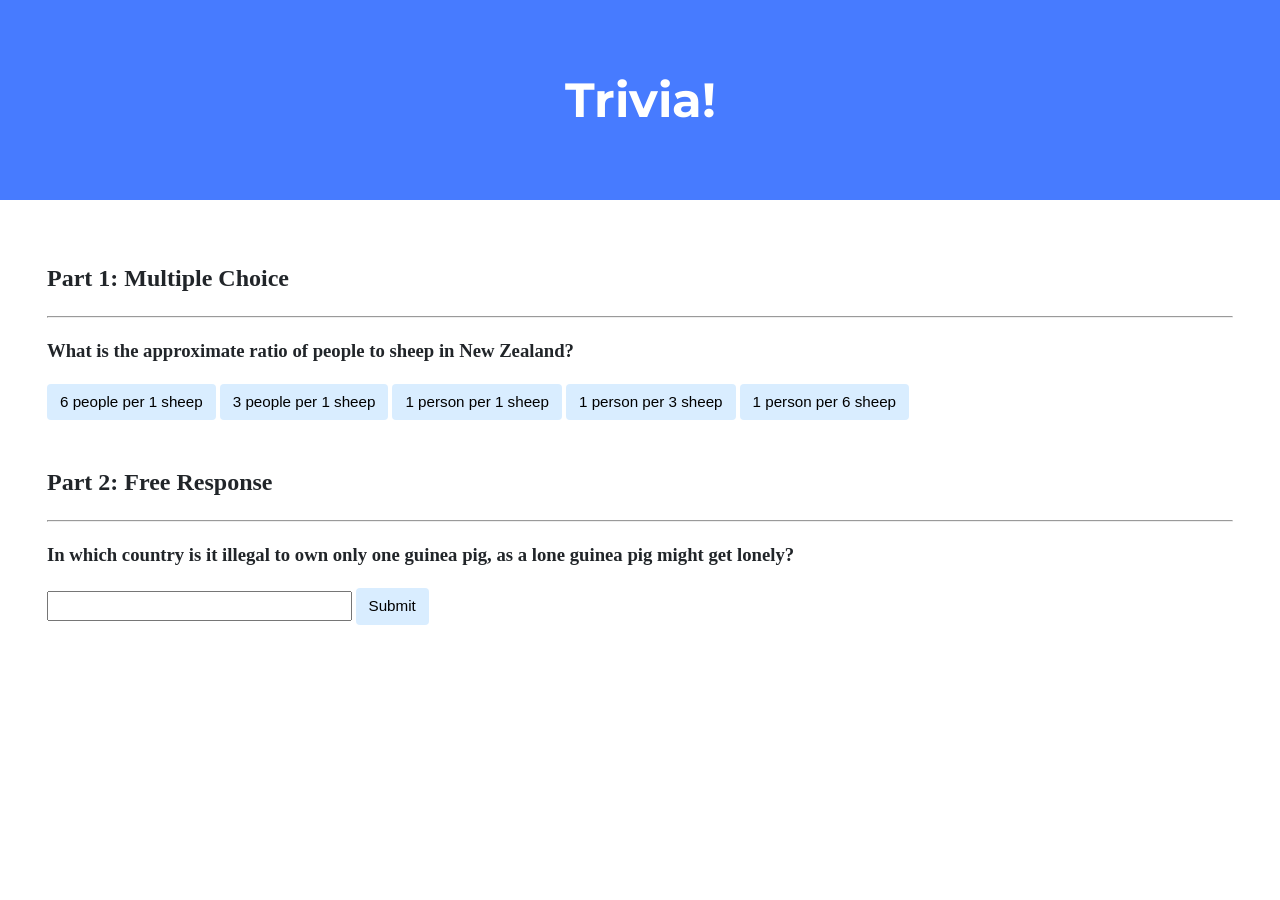
<file: Week8/trivia/index.html>
<!DOCTYPE html>

<html lang="en">
    <head>
        <link href="https://fonts.googleapis.com/css2?family=Montserrat:wght@500&display=swap" rel="stylesheet">
        <link href="styles.css" rel="stylesheet">
        <title>Trivia!</title>
        <script>
        
        document.addEventListener('DOMContentLoaded', function() {
            document.querySelector('#answer1').addEventListener('click', function() {
            this.style.backgroundColor = 'green';});
                 
            document.querySelector('#answer2').addEventListener('click', function() {
            this.style.backgroundColor = 'red';});

            document.querySelector('#answer3').addEventListener('click', function() {
            this.style.backgroundColor = 'red';});

            document.querySelector('#answer4').addEventListener('click', function() {
            this.style.backgroundColor = 'red';});
            
            document.querySelector('#answer5').addEventListener('click', function() {
            this.style.backgroundColor = 'red';});
        });
        </script>
    </head>
    <body>
        <div class="header">
            <h1>Trivia!</h1>
        </div>

        <div class="container">
            <div class="section">
                <h2>Part 1: Multiple Choice</h2>
                <hr>
                <h3>What is the approximate ratio of people to sheep in New Zealand?</h3>
                <button id="answer1">6 people per 1 sheep</button>
                <button id="answer2">3 people per 1 sheep</button>
                <button id="answer3">1 person per 1 sheep</button>
                <button id="answer4">1 person per 3 sheep</button>
                <button id="answer5">1 person per 6 sheep</button>
            </div>

            <div class="section">
                <h2>Part 2: Free Response</h2>
                <hr>
                <h3>In which country is it illegal to own only one guinea pig, as a lone guinea pig might get lonely?</h3>
                <form>
                    <input id="part2" type="text">
                    <button id="number2">Submit</button>

                    <p id="feedback"></p>
                    <script>
                        document.querySelector('form').addEventListener('submit', function(e){
                            e.preventDefault();

                            let input = document.querySelector('#part2');
                            let feedback = document.querySelector('#feedback');
                            let button = document.querySelector('#number2');
                            if(input.value === "switzerland"){
                                button.style.backgroundColor = 'green'
                                feedback.innerHTML = 'Correct'
                            }else
                            {
                                button.style.backgroundColor = 'red'
                                feedback.innerHTML = 'Incorrect'
                            }
                            
                        })
                    </script>
                </form>
            </div>
        </div>
    </body>
</html>
</file>
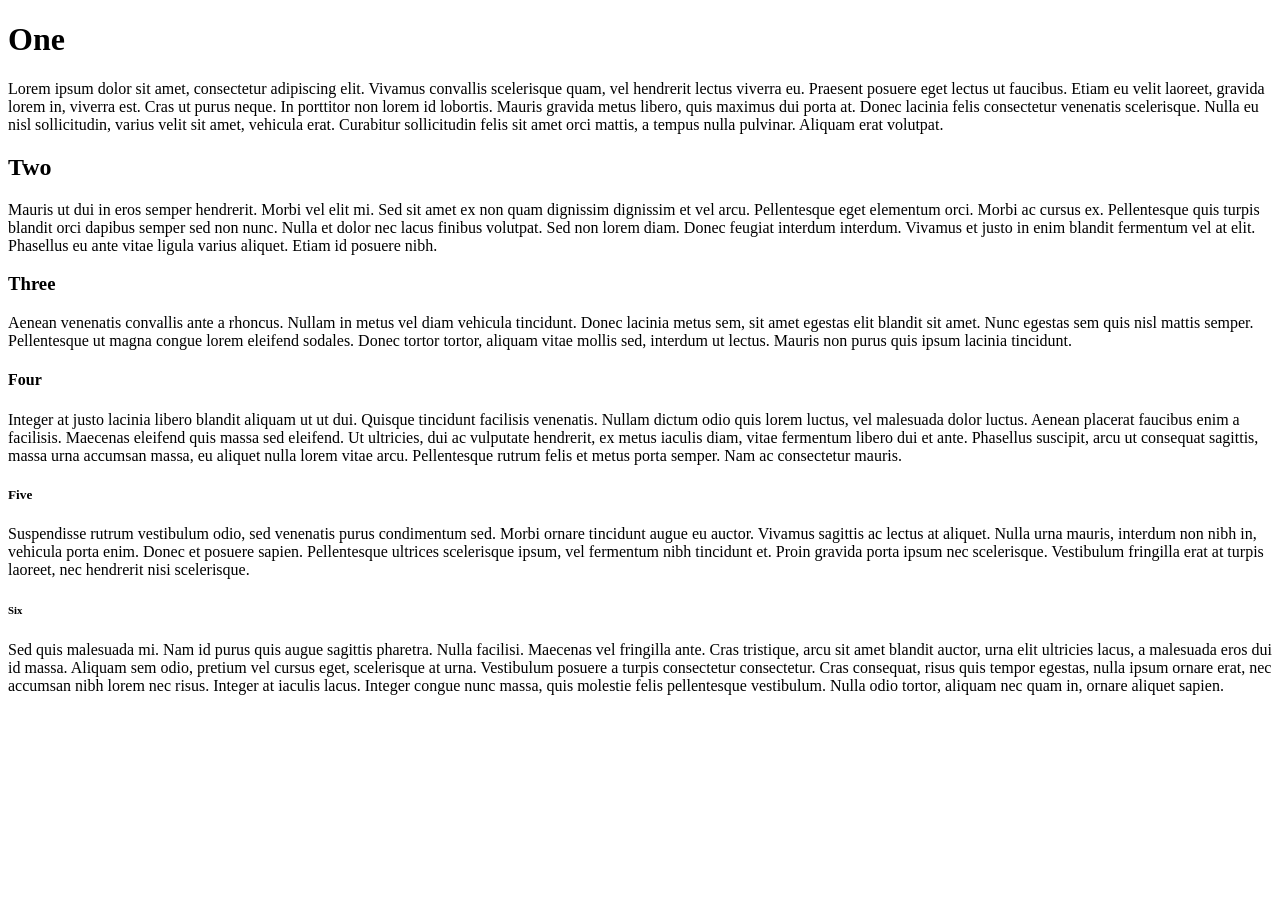
<file: Week8/Exercises/1 - HTML Basics/headings.html>
<!DOCTYPE html>

<!-- Demonstrates headings (for chapters, sections, subsections, etc.) -->

<html lang="en">

    <head>
        <title>headings</title>
    </head>

    <body>

        <h1>One</h1>
        <p>
            Lorem ipsum dolor sit amet, consectetur adipiscing elit. Vivamus convallis scelerisque quam, vel hendrerit lectus viverra eu. Praesent posuere eget lectus ut faucibus. Etiam eu velit laoreet, gravida lorem in, viverra est. Cras ut purus neque. In porttitor non lorem id lobortis. Mauris gravida metus libero, quis maximus dui porta at. Donec lacinia felis consectetur venenatis scelerisque. Nulla eu nisl sollicitudin, varius velit sit amet, vehicula erat. Curabitur sollicitudin felis sit amet orci mattis, a tempus nulla pulvinar. Aliquam erat volutpat.
        </p>

        <h2>Two</h2>
        <p>
            Mauris ut dui in eros semper hendrerit. Morbi vel elit mi. Sed sit amet ex non quam dignissim dignissim et vel arcu. Pellentesque eget elementum orci. Morbi ac cursus ex. Pellentesque quis turpis blandit orci dapibus semper sed non nunc. Nulla et dolor nec lacus finibus volutpat. Sed non lorem diam. Donec feugiat interdum interdum. Vivamus et justo in enim blandit fermentum vel at elit. Phasellus eu ante vitae ligula varius aliquet. Etiam id posuere nibh.
        </p>

        <h3>Three</h3>
        <p>
            Aenean venenatis convallis ante a rhoncus. Nullam in metus vel diam vehicula tincidunt. Donec lacinia metus sem, sit amet egestas elit blandit sit amet. Nunc egestas sem quis nisl mattis semper. Pellentesque ut magna congue lorem eleifend sodales. Donec tortor tortor, aliquam vitae mollis sed, interdum ut lectus. Mauris non purus quis ipsum lacinia tincidunt.
        </p>

        <h4>Four</h4>
        <p>
            Integer at justo lacinia libero blandit aliquam ut ut dui. Quisque tincidunt facilisis venenatis. Nullam dictum odio quis lorem luctus, vel malesuada dolor luctus. Aenean placerat faucibus enim a facilisis. Maecenas eleifend quis massa sed eleifend. Ut ultricies, dui ac vulputate hendrerit, ex metus iaculis diam, vitae fermentum libero dui et ante. Phasellus suscipit, arcu ut consequat sagittis, massa urna accumsan massa, eu aliquet nulla lorem vitae arcu. Pellentesque rutrum felis et metus porta semper. Nam ac consectetur mauris.
        </p>

        <h5>Five</h5>
        <p>
            Suspendisse rutrum vestibulum odio, sed venenatis purus condimentum sed. Morbi ornare tincidunt augue eu auctor. Vivamus sagittis ac lectus at aliquet. Nulla urna mauris, interdum non nibh in, vehicula porta enim. Donec et posuere sapien. Pellentesque ultrices scelerisque ipsum, vel fermentum nibh tincidunt et. Proin gravida porta ipsum nec scelerisque. Vestibulum fringilla erat at turpis laoreet, nec hendrerit nisi scelerisque.
        </p>

        <h6>Six</h6>
        <p>
            Sed quis malesuada mi. Nam id purus quis augue sagittis pharetra. Nulla facilisi. Maecenas vel fringilla ante. Cras tristique, arcu sit amet blandit auctor, urna elit ultricies lacus, a malesuada eros dui id massa. Aliquam sem odio, pretium vel cursus eget, scelerisque at urna. Vestibulum posuere a turpis consectetur consectetur. Cras consequat, risus quis tempor egestas, nulla ipsum ornare erat, nec accumsan nibh lorem nec risus. Integer at iaculis lacus. Integer congue nunc massa, quis molestie felis pellentesque vestibulum. Nulla odio tortor, aliquam nec quam in, ornare aliquet sapien.
        </p>

    </body>

</html>
</file>
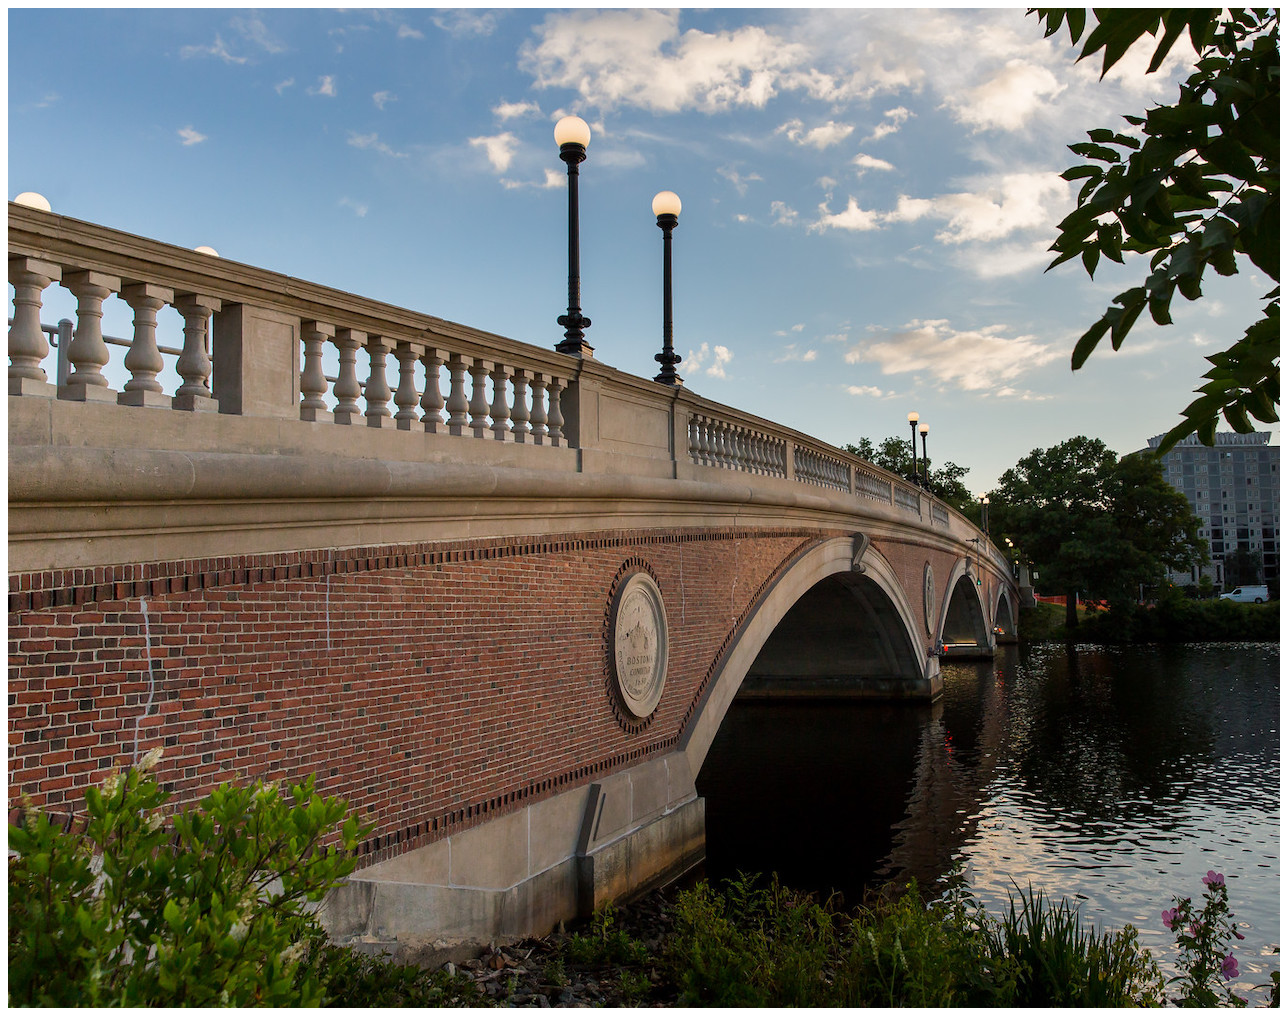
<file: Week8/Exercises/1 - HTML Basics/image.html>
<!DOCTYPE html>

<!-- Demonstrates image -->

<html lang="en">
    <head>
        <title>image</title>
    </head>
    <body>
        <img alt="Harvard University" src="bridge.png">
    </body>
</html>
</file>
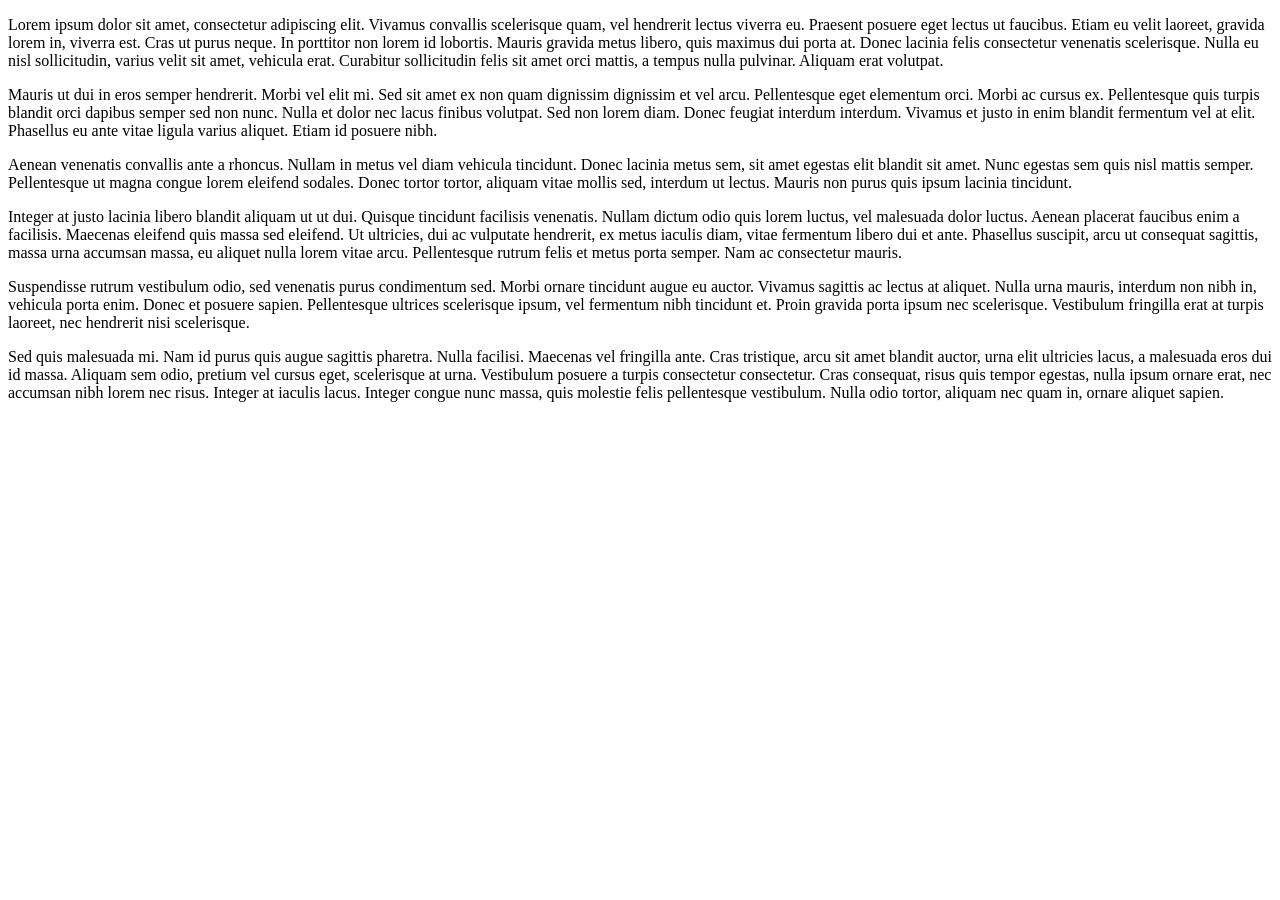
<file: Week8/Exercises/1 - HTML Basics/paragraphs.html>
<!DOCTYPE html>

<!-- Demonstrates paragraphs -->

<html lang="en">
    <head>
        <title>paragraphs</title>
    </head>
    <body>
        <p>
            Lorem ipsum dolor sit amet, consectetur adipiscing elit. Vivamus convallis scelerisque quam, vel hendrerit lectus viverra eu. Praesent posuere eget lectus ut faucibus. Etiam eu velit laoreet, gravida lorem in, viverra est. Cras ut purus neque. In porttitor non lorem id lobortis. Mauris gravida metus libero, quis maximus dui porta at. Donec lacinia felis consectetur venenatis scelerisque. Nulla eu nisl sollicitudin, varius velit sit amet, vehicula erat. Curabitur sollicitudin felis sit amet orci mattis, a tempus nulla pulvinar. Aliquam erat volutpat.
        </p>
        <p>
            Mauris ut dui in eros semper hendrerit. Morbi vel elit mi. Sed sit amet ex non quam dignissim dignissim et vel arcu. Pellentesque eget elementum orci. Morbi ac cursus ex. Pellentesque quis turpis blandit orci dapibus semper sed non nunc. Nulla et dolor nec lacus finibus volutpat. Sed non lorem diam. Donec feugiat interdum interdum. Vivamus et justo in enim blandit fermentum vel at elit. Phasellus eu ante vitae ligula varius aliquet. Etiam id posuere nibh.
        </p>
        <p>
            Aenean venenatis convallis ante a rhoncus. Nullam in metus vel diam vehicula tincidunt. Donec lacinia metus sem, sit amet egestas elit blandit sit amet. Nunc egestas sem quis nisl mattis semper. Pellentesque ut magna congue lorem eleifend sodales. Donec tortor tortor, aliquam vitae mollis sed, interdum ut lectus. Mauris non purus quis ipsum lacinia tincidunt.
        </p>
        <p>
            Integer at justo lacinia libero blandit aliquam ut ut dui. Quisque tincidunt facilisis venenatis. Nullam dictum odio quis lorem luctus, vel malesuada dolor luctus. Aenean placerat faucibus enim a facilisis. Maecenas eleifend quis massa sed eleifend. Ut ultricies, dui ac vulputate hendrerit, ex metus iaculis diam, vitae fermentum libero dui et ante. Phasellus suscipit, arcu ut consequat sagittis, massa urna accumsan massa, eu aliquet nulla lorem vitae arcu. Pellentesque rutrum felis et metus porta semper. Nam ac consectetur mauris.
        </p>
        <p>
            Suspendisse rutrum vestibulum odio, sed venenatis purus condimentum sed. Morbi ornare tincidunt augue eu auctor. Vivamus sagittis ac lectus at aliquet. Nulla urna mauris, interdum non nibh in, vehicula porta enim. Donec et posuere sapien. Pellentesque ultrices scelerisque ipsum, vel fermentum nibh tincidunt et. Proin gravida porta ipsum nec scelerisque. Vestibulum fringilla erat at turpis laoreet, nec hendrerit nisi scelerisque.
        </p>
        <p>
            Sed quis malesuada mi. Nam id purus quis augue sagittis pharetra. Nulla facilisi. Maecenas vel fringilla ante. Cras tristique, arcu sit amet blandit auctor, urna elit ultricies lacus, a malesuada eros dui id massa. Aliquam sem odio, pretium vel cursus eget, scelerisque at urna. Vestibulum posuere a turpis consectetur consectetur. Cras consequat, risus quis tempor egestas, nulla ipsum ornare erat, nec accumsan nibh lorem nec risus. Integer at iaculis lacus. Integer congue nunc massa, quis molestie felis pellentesque vestibulum. Nulla odio tortor, aliquam nec quam in, ornare aliquet sapien.
        </p>
    </body>
</html>
</file>
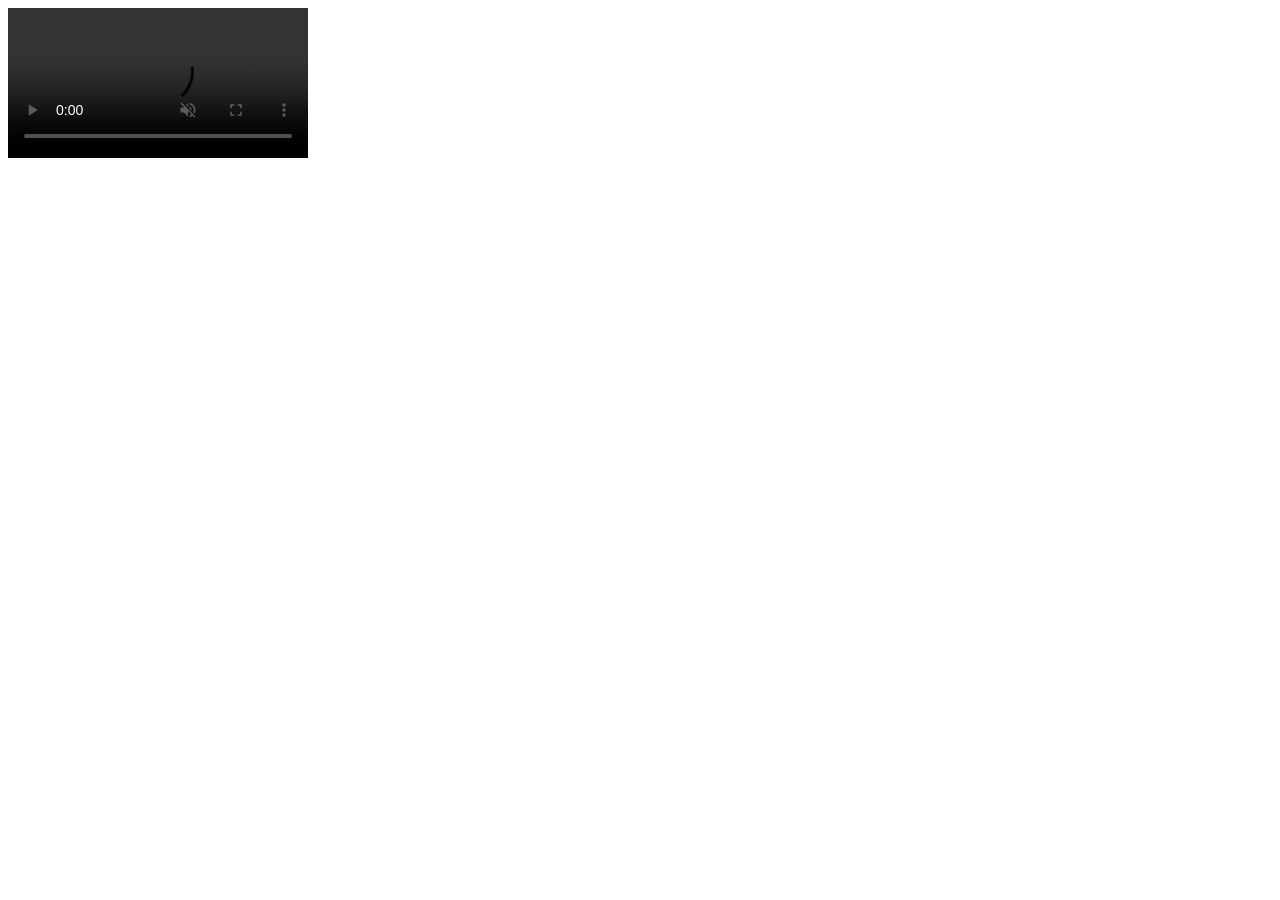
<file: Week8/Exercises/1 - HTML Basics/video.html>
<!DOCTYPE html>

<!-- Demonstrates video -->

<html lang="en">
    <head>
        <title>video</title>
    </head>
    <body>
        <video controls muted>
            <source src="video.mp4" type="video/mp4">
        </video>
    </body>
</html>
</file>
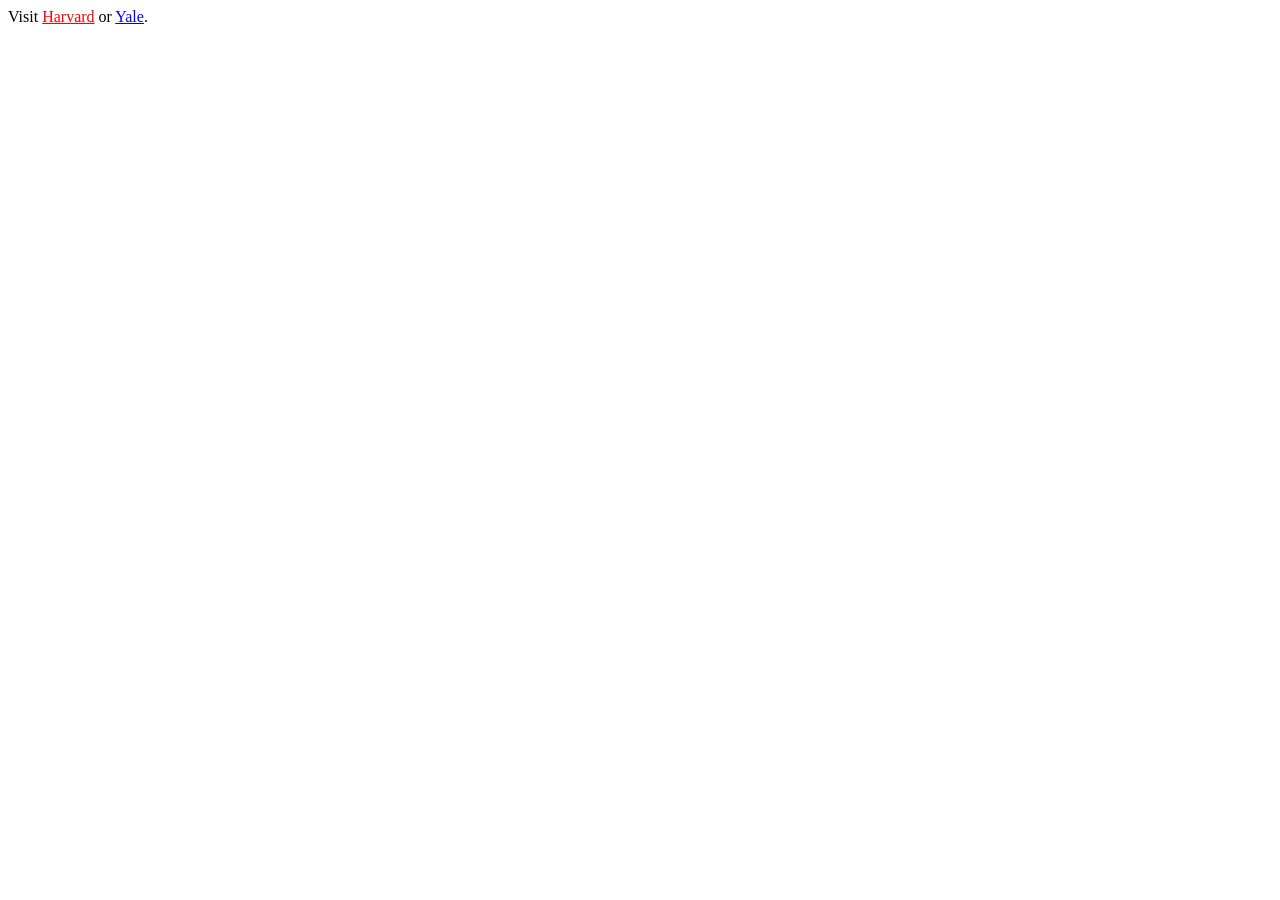
<file: Week8/Exercises/2 - Links Lists and Tables/link3.html>
<!DOCTYPE html>

<!-- Demonstrates multiple ID selectors -->

<html lang="en">
    <head>
        <style>

            #harvard
            {
                color: #ff0000;
            }

            #yale
            {
                color: #0000ff;
            }

        </style>
        <title>link</title>
    </head>
    <body>
        Visit <a href="https://www.harvard.edu/" id="harvard">Harvard</a> or <a href="https://www.yale.edu/" id="yale" >Yale</a>.
    </body>
</html>
</file>
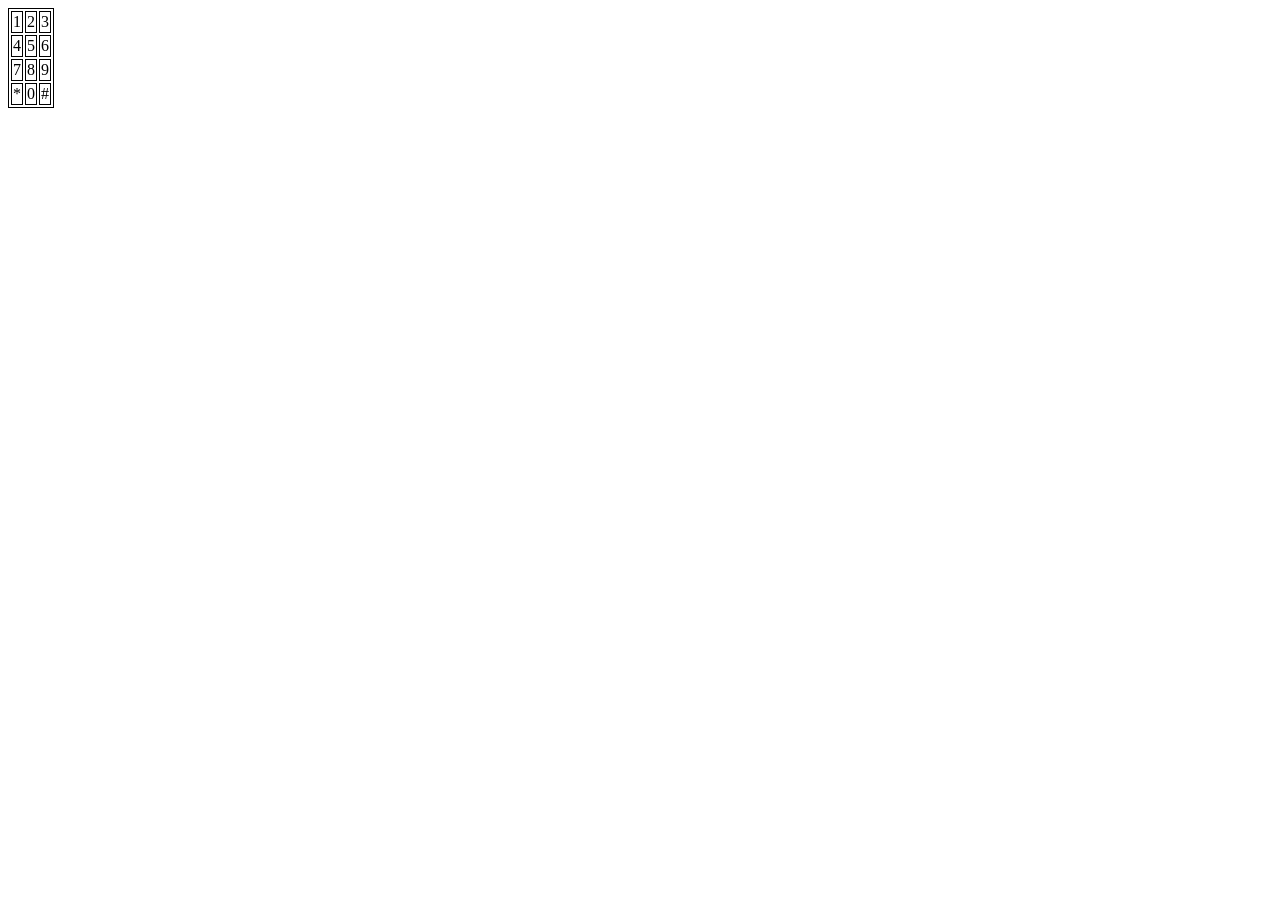
<file: Week8/Exercises/2 - Links Lists and Tables/table.html>
<!DOCTYPE html>

<!-- Demonstrates table -->

<html lang="en">
    <head>
        <title>table</title>
    </head>
    <style>
    table, td {
        border: 1px solid black;
    }
</style>
    <body>
        <table>
            <tr>
                <td>1</td>
                <td>2</td>
                <td>3</td>
            </tr>
            <tr>
                <td>4</td>
                <td>5</td>
                <td>6</td>
            </tr>
            <tr>
                <td>7</td>
                <td>8</td>
                <td>9</td>
            </tr>
            <tr>
                <td>*</td>
                <td>0</td>
                <td>#</td>
            </tr>
        </table>
    </body>
</html>
</file>
<file: Week8/trivia/styles.css>
body {
    background-color: #fff;
    color: #212529;
    font-size: 1rem;
    font-weight: 400;
    line-height: 1.5;
    margin: 0;
    text-align: left;
}

.container {
    margin-left: auto;
    margin-right: auto;
    padding-left: 15px;
    padding-right: 15px;
}

.header {
    background-color: #477bff;
    color: #fff;
    margin-bottom: 2rem;
    padding: 2rem 1rem;
    text-align: center;
}

.section {
    padding: 0.5rem 2rem 1rem 2rem;
}

.section:hover {
    background-color: #f5f5f5;
    transition: color 2s ease-in-out, background-color 0.15s ease-in-out;
}

h1 {
    font-family: 'Montserrat', sans-serif;
    font-size: 48px;
}

button, input[type="submit"] {
    background-color: #d9edff;
    border: 1px solid transparent;
    border-radius: 0.25rem;
    font-size: 0.95rem;
    font-weight: 400;
    line-height: 1.5;
    padding: 0.375rem 0.75rem;
    text-align: center;
    transition: color 0.15s ease-in-out, background-color 0.15s ease-in-out, border-color 0.15s ease-in-out, box-shadow 0.15s ease-in-out;
    vertical-align: middle;
}


input[type="text"] {
    line-height: 1.8;
    width: 25%;
}

input[type="text"]:hover {
    background-color: #f5f5f5;
    transition: color 2s ease-in-out, background-color 0.15s ease-in-out;
}
</file>
